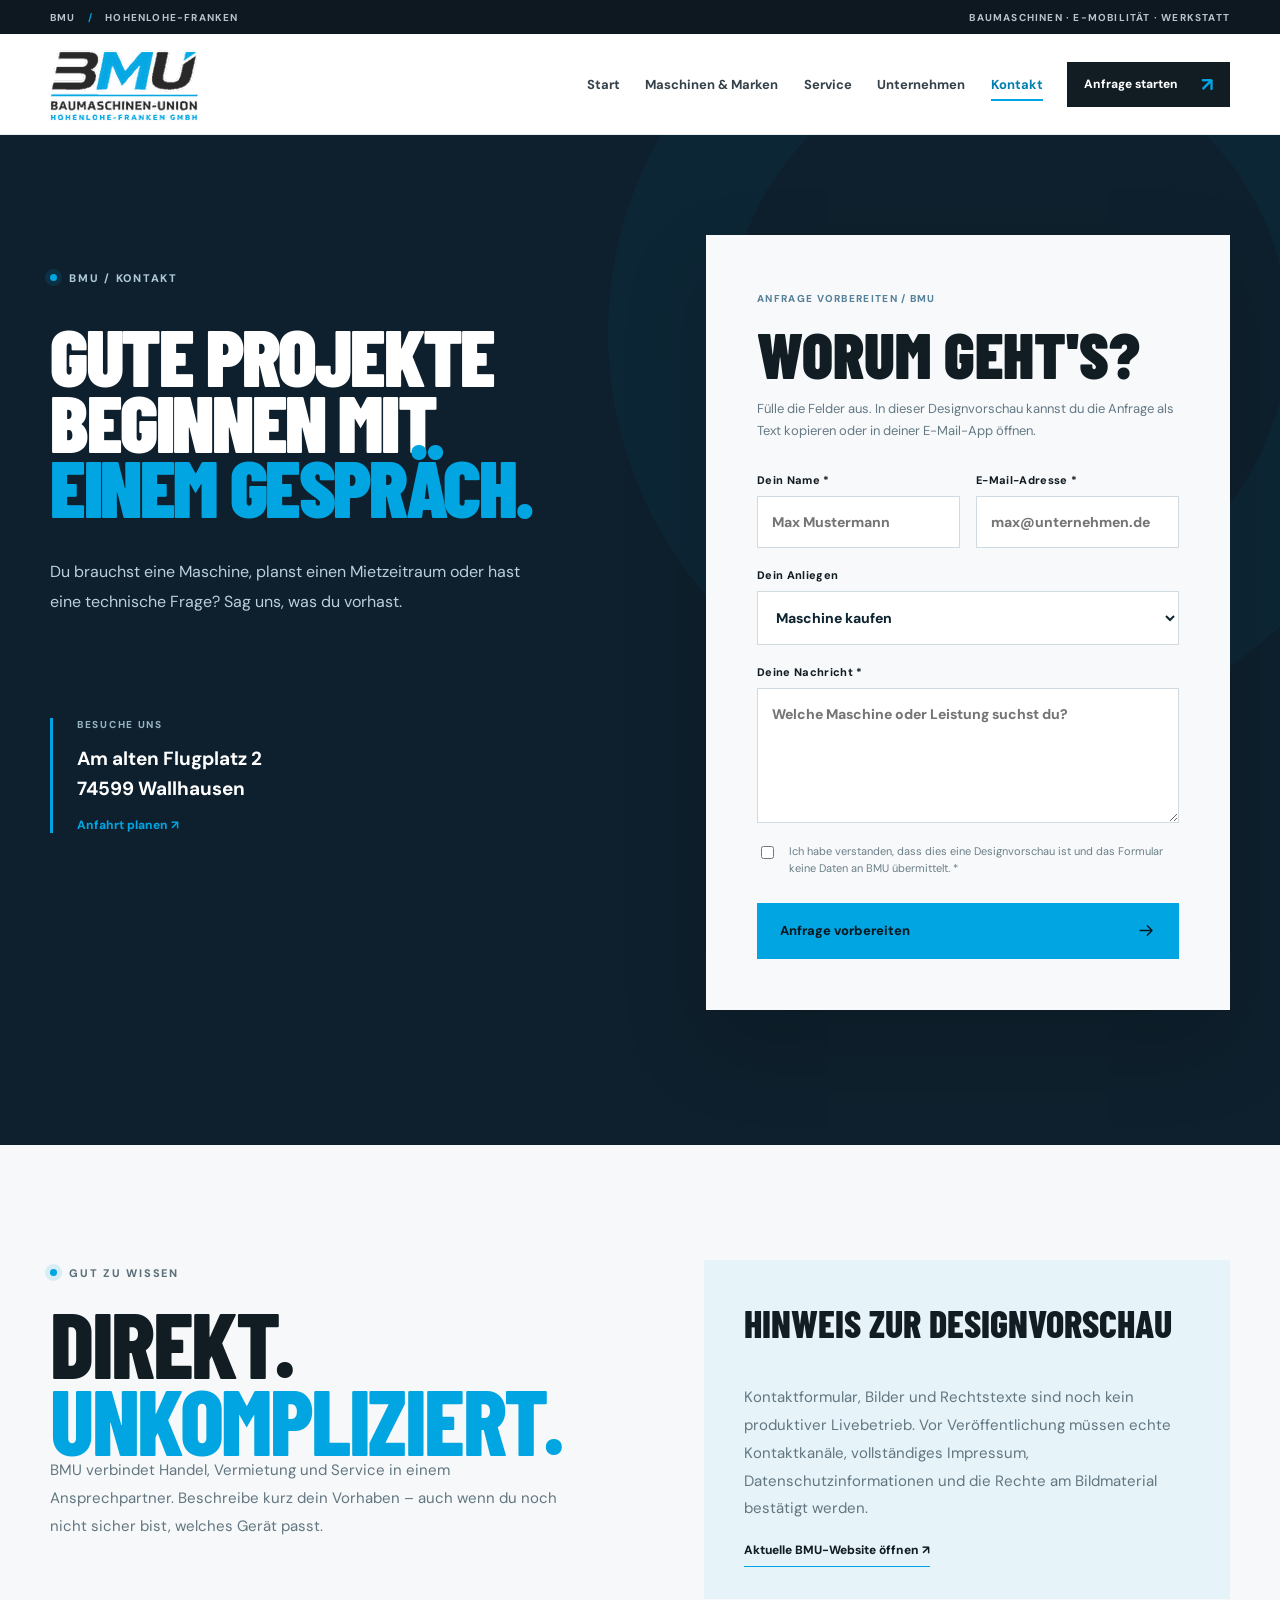
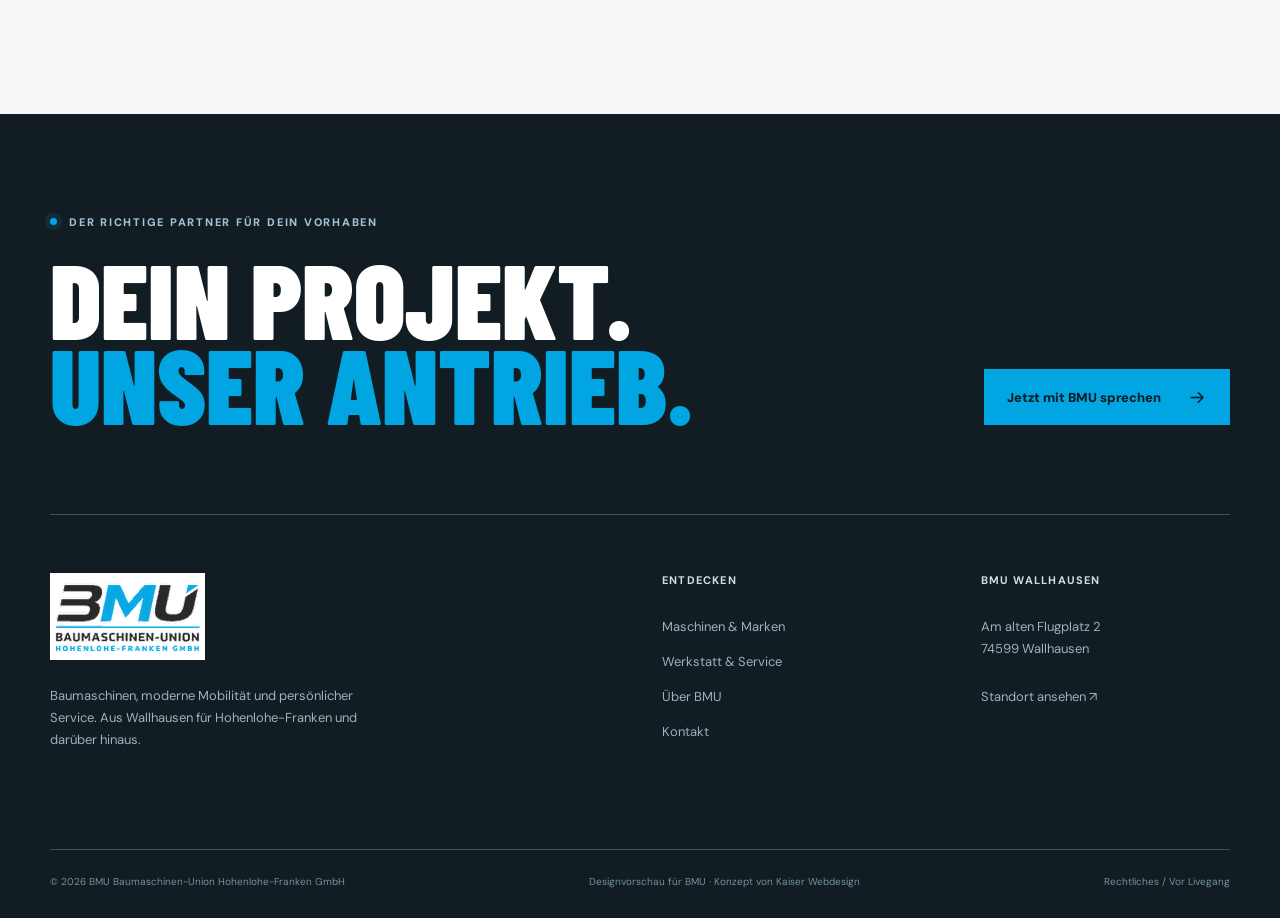
<file: kontakt.html>
<!doctype html><html lang="de"><head><meta charset="utf-8"><meta name="viewport" content="width=device-width,initial-scale=1,viewport-fit=cover"><meta name="theme-color" content="#111b22"><meta name="description" content="Nimm Kontakt mit BMU in Wallhausen auf und frage Maschinen, Mietlösungen oder Werkstattleistungen an."><title>Kontakt &amp; Anfrage | BMU Wallhausen</title><link rel="preconnect" href="https://fonts.googleapis.com"><link rel="preconnect" href="https://fonts.gstatic.com" crossorigin><link rel="stylesheet" href="https://fonts.googleapis.com/css2?family=Barlow+Condensed:wght@500;600;700;800;900&family=DM+Sans:wght@400;500;600;700;800&display=swap"><link rel="stylesheet" href="assets/style.css"></head><body data-page="kontakt"><a href="#main" class="skip-link">Zum Inhalt springen</a><div class="utility"><div class="shell utility-inner"><span>BMU <span class="muted-slash">/</span> Hohenlohe-Franken</span><span>Baumaschinen · E-Mobilität · Werkstatt</span></div></div>
<header class="site-header" id="top"><div class="shell header-inner"><a class="brand" href="index.html" aria-label="BMU – zur Startseite"><img src="assets/bmu-original-screenshot.png" width="142" height="70" alt="BMU Baumaschinen-Union Hohenlohe-Franken GmbH"></a><nav id="site-nav" class="desktop-nav" aria-label="Hauptnavigation"><a href="index.html" class="" >Start</a><a href="maschinen.html" class="" >Maschinen & Marken</a><a href="service.html" class="" >Service</a><a href="unternehmen.html" class="" >Unternehmen</a><a href="kontakt.html" class="is-active" aria-current=page>Kontakt</a></nav><div class="header-actions"><a class="header-contact" href="kontakt.html">Anfrage starten <span aria-hidden="true">↗</span></a><button class="menu-toggle" id="menu-toggle" type="button" aria-controls="mobile-menu" aria-expanded="false" aria-label="Menü öffnen"><span></span><span></span></button></div></div><nav class="mobile-menu" id="mobile-menu" aria-label="Mobile Navigation"><a href="index.html" class="" >Start</a><a href="maschinen.html" class="" >Maschinen & Marken</a><a href="service.html" class="" >Service</a><a href="unternehmen.html" class="" >Unternehmen</a><a href="kontakt.html" class="is-active" aria-current=page>Kontakt</a><a class="mobile-cta" href="kontakt.html">Anfrage stellen <span aria-hidden="true">↗</span></a></nav></header><main id="main">
<section class="contact-hero"><div class="shell contact-hero-grid"><div class="contact-head"><span class="eyebrow"><span class="mini-dot"></span>BMU / Kontakt</span><h1>GUTE PROJEKTE<br>BEGINNEN MIT<br><span>EINEM GESPRÄCH.</span></h1><p>Du brauchst eine Maschine, planst einen Mietzeitraum oder hast eine technische Frage? Sag uns, was du vorhast.</p><div class="contact-data"><span>Besuche uns</span><strong>Am alten Flugplatz 2<br>74599 Wallhausen</strong><a href="https://www.openstreetmap.org/search?query=Am%20alten%20Flugplatz%202%2C%2074599%20Wallhausen" target="_blank" rel="noopener noreferrer">Anfahrt planen ↗</a></div></div><div class="contact-card" id="anfrage"><span class="contact-card-eyebrow">Anfrage vorbereiten / BMU</span><h2>WORUM GEHT'S?</h2><p>Fülle die Felder aus. In dieser Designvorschau kannst du die Anfrage als Text kopieren oder in deiner E-Mail-App öffnen.</p><form id="lead-form" novalidate><div class="form-split"><label>Dein Name *<input type="text" name="name" placeholder="Max Mustermann" required autocomplete="name"></label><label>E-Mail-Adresse *<input type="email" name="email" placeholder="max@unternehmen.de" required autocomplete="email"></label></div><label>Dein Anliegen<select id="lead-topic" name="topic"><option value="Maschinenkauf">Maschine kaufen</option><option value="Maschinenmiete">Maschine mieten</option><option value="Service & Reparatur">Service & Reparatur</option><option value="Marken & Mobilität">Marken & E-Mobilität</option><option value="Allgemeine Anfrage">Sonstige Frage</option></select></label><label>Deine Nachricht *<textarea name="message" rows="5" placeholder="Welche Maschine oder Leistung suchst du?" required></textarea></label><label class="check-label"><input type="checkbox" name="privacy" required><span>Ich habe verstanden, dass dies eine Designvorschau ist und das Formular keine Daten an BMU übermittelt. *</span></label><button class="btn btn-cyan form-submit" type="submit"><span>Anfrage vorbereiten</span><svg class="icon icon-arrow" viewBox="0 0 24 24" aria-hidden="true"><path d="M4 12h15m-6-6 6 6-6 6"/></svg></button><div id="lead-result" class="lead-result" role="status" aria-live="polite" hidden><strong>Deine Anfrage ist vorbereitet.</strong><p>Es wurde noch nichts an BMU versendet. Du kannst den Text kopieren oder eine E-Mail erstellen.</p><div class="lead-result-actions"><button id="copy-lead" class="mini-btn" type="button">Text kopieren</button><a id="open-mail" class="mini-btn" href="mailto:?subject=BMU-Anfrage">E-Mail öffnen</a></div></div></form></div></div></section>
<section class="contact-lower section-space" id="rechtliches"><div class="shell contact-lower-grid"><div><span class="eyebrow"><span class="mini-dot"></span>Gut zu wissen</span><h2 class="display-title">DIREKT.<br><span>UNKOMPLIZIERT.</span></h2><p>BMU verbindet Handel, Vermietung und Service in einem Ansprechpartner. Beschreibe kurz dein Vorhaben – auch wenn du noch nicht sicher bist, welches Gerät passt.</p></div><aside class="legal-preview"><h3>Hinweis zur Designvorschau</h3><p>Kontaktformular, Bilder und Rechtstexte sind noch kein produktiver Livebetrieb. Vor Veröffentlichung müssen echte Kontaktkanäle, vollständiges Impressum, Datenschutzinformationen und die Rechte am Bildmaterial bestätigt werden.</p><a href="https://www.bmu-wallhausen.de/" target="_blank" rel="noopener noreferrer">Aktuelle BMU-Website öffnen ↗</a></aside></div></section></main><footer class="site-footer"><div class="shell"><div class="footer-head"><div><span class="eyebrow"><span class="mini-dot"></span>Der richtige Partner für dein Vorhaben</span><h2>DEIN PROJEKT.<br><span>UNSER ANTRIEB.</span></h2></div><a class="btn btn-cyan " href="kontakt.html"><span>Jetzt mit BMU sprechen</span><svg class="icon icon-arrow" viewBox="0 0 24 24" aria-hidden="true"><path d="M4 12h15m-6-6 6 6-6 6"/></svg></a></div><div class="footer-content"><div class="footer-brand"><div class="footer-logo"><img src="assets/bmu-original-screenshot.png" alt="BMU Baumaschinen-Union Hohenlohe-Franken" width="142" height="70" loading="lazy"></div><p>Baumaschinen, moderne Mobilität und persönlicher Service. Aus Wallhausen für Hohenlohe-Franken und darüber hinaus.</p></div><div><h3>Entdecken</h3><a href="maschinen.html">Maschinen & Marken</a><a href="service.html">Werkstatt & Service</a><a href="unternehmen.html">Über BMU</a><a href="kontakt.html">Kontakt</a></div><div><h3>BMU Wallhausen</h3><p>Am alten Flugplatz 2<br>74599 Wallhausen</p><a target="_blank" rel="noopener noreferrer" href="https://www.openstreetmap.org/search?query=Am%20alten%20Flugplatz%202%2C%2074599%20Wallhausen">Standort ansehen ↗</a></div></div><div class="footer-bottom"><span>© <span id="current-year">2026</span> BMU Baumaschinen-Union Hohenlohe-Franken GmbH</span><span>Designvorschau für BMU · Konzept von Kaiser Webdesign</span><a href="kontakt.html#rechtliches">Rechtliches / Vor Livegang</a></div></div></footer><script src="assets/site.js" defer></script></body></html>
</file>
<file: assets/style.css>
/* BMU / Industrial Precision — bespoke multi-page concept */
:root{--ink:#121c23;--ink-2:#1a2831;--cyan:#00a5e1;--cyan-2:#13b8ec;--pale:#eaf8fc;--paper:#f6f8f9;--line:#dbe3e7;--muted:#64747f;--white:#fff;--display:'Barlow Condensed',Impact,'Arial Narrow',sans-serif;--body:'DM Sans','Segoe UI',Arial,sans-serif;--ease:cubic-bezier(.2,.8,.2,1)}
*,*::before,*::after{box-sizing:border-box}
html{scroll-behavior:smooth;scroll-padding-top:110px}
body{margin:0;background:var(--paper);color:var(--ink);font-family:var(--body);-webkit-font-smoothing:antialiased}
button,input,textarea,select{font:inherit}button{cursor:pointer}
a{color:inherit;text-decoration:none}a:focus-visible,button:focus-visible,input:focus-visible,textarea:focus-visible,select:focus-visible,summary:focus-visible{outline:3px solid var(--cyan);outline-offset:4px}
img{display:block;max-width:100%}h1,h2,h3,h4,p{margin-top:0}::selection{background:var(--cyan);color:white}
.shell{width:min(1420px,calc(100% - 100px));margin-inline:auto}
.skip-link{position:fixed;z-index:200;top:-80px;left:20px;padding:12px 18px;background:var(--cyan);color:white}.skip-link:focus{top:12px}
.utility{background:#0e1820;color:#b7c5ca;font-size:10px;letter-spacing:.12em;text-transform:uppercase;font-weight:700}.utility-inner{min-height:34px;display:flex;justify-content:space-between;align-items:center;gap:20px}.muted-slash{color:var(--cyan);padding-inline:9px}
.site-header{position:sticky;top:0;z-index:70;background:rgba(255,255,255,.97);backdrop-filter:blur(20px);border-bottom:1px solid #e8edf0}.header-inner{height:100px;display:flex;align-items:center;gap:24px;justify-content:space-between}
.brand{display:block;flex-shrink:0;width:150px}.brand img{width:150px;height:73px;object-fit:contain;object-position:left center}.desktop-nav{display:flex;align-items:center;gap:clamp(13px,2vw,34px);margin-left:auto}.desktop-nav>a{font-size:13px;font-weight:700;color:#34414a;position:relative;padding:18px 0;white-space:nowrap;transition:color .2s}.desktop-nav>a::after{content:'';position:absolute;left:0;right:100%;bottom:10px;height:2px;background:var(--cyan);transition:right .22s var(--ease)}.desktop-nav>a:hover,.desktop-nav>a.is-active{color:#007eaf}.desktop-nav>a:hover::after,.desktop-nav>a.is-active::after{right:0}.header-actions{display:flex;align-items:center;gap:15px}.header-contact{display:flex;align-items:center;gap:23px;min-height:45px;background:var(--ink);padding:0 17px;color:white;font-size:12px;font-weight:800;white-space:nowrap;transition:background .2s}.header-contact span{font-size:19px;color:var(--cyan)}.header-contact:hover{background:#254a5a}.menu-toggle{display:none;background:none;border:0;width:45px;height:45px;padding:8px;align-items:center;justify-content:center;flex-direction:column;gap:7px}.menu-toggle span{width:26px;height:2px;background:var(--ink);transition:transform .2s}.menu-toggle[aria-expanded=true] span:first-child{transform:translateY(4.5px) rotate(45deg)}.menu-toggle[aria-expanded=true] span:last-child{transform:translateY(-4.5px) rotate(-45deg)}.mobile-menu{display:none}
.eyebrow{display:inline-flex;gap:12px;align-items:center;font-size:11px;font-weight:800;letter-spacing:.16em;text-transform:uppercase;color:#5b707b}.mini-dot{display:inline-block;width:7px;height:7px;border-radius:50%;background:var(--cyan);box-shadow:0 0 0 5px rgba(0,165,225,.12);flex-shrink:0}.eyebrow-light{color:#a6c3d3}
.display-title{font:800 clamp(65px,7.2vw,118px)/.83 var(--display);letter-spacing:-.027em;text-transform:uppercase;margin:23px 0 0}.display-title span{color:var(--cyan)}.section-space{padding:clamp(85px,9vw,145px) 0}
.btn{display:inline-flex;align-items:center;gap:27px;justify-content:space-between;min-height:56px;padding:0 23px;border:0;font-weight:800;font-size:13px;transition:transform .25s var(--ease),background .2s,color .2s;white-space:nowrap}.btn:hover{transform:translateY(-3px)}.btn .icon{width:19px;height:19px;stroke:currentColor;fill:none;stroke-width:1.8;stroke-linecap:round;stroke-linejoin:round}.btn-cyan{background:var(--cyan);color:#071921}.btn-cyan:hover{background:#54d2f6}.btn-dark{background:var(--ink);color:#fff}.btn-dark:hover{background:#314857}.btn-white{background:#fff;color:var(--ink)}.btn-white:hover{background:#dff7ff}.btn-text-light{background:none;color:#eaf4f6;min-height:47px;padding-inline:0;box-shadow:inset 0 -1px rgba(255,255,255,.6)}.btn-outline{background:transparent;color:var(--ink);border:1px solid #97b5c0}
.plain-link{font-size:13px;font-weight:800;display:inline-flex;gap:24px;align-items:center;border-bottom:2px solid var(--cyan);padding-bottom:11px}
/* Hero */
.home-hero{height:min(820px,calc(100svh - 134px));min-height:665px;background:#13232d;color:white;position:relative;overflow:hidden;isolation:isolate}.hero-photo{position:absolute;inset:0 0 0 37%;background:#51656f var(--hero-img) 55% 48%/cover no-repeat;z-index:-3}.hero-sheen{position:absolute;inset:0;background:linear-gradient(90deg,#111c24 0%,#111c24 30%,rgba(17,28,36,.95) 41%,rgba(17,28,36,.4) 65%,rgba(17,28,36,.07) 100%),linear-gradient(0deg,rgba(7,16,22,.74),transparent 25%);z-index:-2}.home-hero::before{position:absolute;z-index:-1;content:'';width:240px;height:240px;border:1px solid rgba(0,165,225,.23);border-radius:50%;right:3%;top:7%;pointer-events:none}.home-hero-content{height:100%;position:relative;display:flex;align-items:center;justify-content:space-between;padding-bottom:35px}.hero-copy{max-width:780px;padding-bottom:25px}.hero-copy .eyebrow{color:#c1d6df}.hero-copy h1{font:900 clamp(100px,9.9vw,177px)/.77 var(--display);letter-spacing:-.017em;text-transform:uppercase;margin:36px 0 32px}.hero-copy h1 em{font-style:normal;color:var(--cyan)}.hero-copy p{font-size:16px;line-height:1.8;max-width:490px;color:#c0d1d9;margin-bottom:28px}.hero-actions{display:flex;align-items:center;gap:28px}.hero-corner{position:absolute;right:0;bottom:118px;display:flex;align-items:end;gap:17px;flex-direction:column;text-align:right}.hero-corner span{font-size:10px;letter-spacing:.14em;color:#e4ebef;font-weight:800}.hero-corner strong{font:800 29px/.9 var(--display)}.hero-bottombar{position:absolute;bottom:0;left:0;right:0;height:70px;border-top:1px solid rgba(255,255,255,.25);background:rgba(12,24,32,.38)}.hero-bottom-inner{display:flex;justify-content:space-between;align-items:center;height:100%;font-size:11px;font-weight:800;letter-spacing:.06em;text-transform:uppercase}.hero-bottom-inner b{color:var(--cyan);padding-inline:9px}.hero-bottom-inner a{display:inline-flex;align-items:center;gap:18px}.scroll-line{display:inline-block;height:1px;width:54px;background:var(--cyan)}
/* Home editorial */
.intro-section{background:var(--paper)}.intro-grid{display:grid;grid-template-columns:1.35fr .65fr;gap:10vw;align-items:end}.intro-right{padding-bottom:9px}.intro-blue-mark{display:flex;justify-content:space-between;align-items:end;border-top:4px solid var(--cyan);padding-top:17px;color:#56717d;font-size:12px;font-weight:800;letter-spacing:.13em;margin-bottom:50px}.intro-blue-mark span:first-child{font:900 70px/.75 var(--display);letter-spacing:-.04em;color:var(--cyan)}.intro-right>p{font-size:17px;line-height:1.9;color:#546873;margin-bottom:32px}
.portfolio-section{background:#eaf0f2}.section-heading{display:flex;align-items:end;justify-content:space-between;gap:80px;margin-bottom:52px}.section-heading>div{flex:1}.section-heading>p{max-width:300px;font-size:15px;color:#63727b;line-height:1.85;margin-bottom:8px}.portfolio-layout{display:grid;grid-template-columns:1.04fr .96fr;gap:16px;height:670px}.portfolio-main,.portfolio-small{position:relative;isolation:isolate;overflow:hidden;background:#4e656e;color:white;display:flex;flex-direction:column;justify-content:space-between;padding:34px}.portfolio-main::before,.portfolio-small::before{content:'';position:absolute;inset:0;z-index:-2;background-image:var(--card-photo);background-size:cover;background-position:center;transition:transform .8s var(--ease)}.portfolio-main::after,.portfolio-small::after{content:'';position:absolute;inset:0;z-index:-1;background:linear-gradient(0deg,rgba(7,14,20,.93),rgba(7,14,20,.22) 65%,rgba(7,14,20,.26))}.portfolio-main:hover::before,.portfolio-small:hover::before{transform:scale(1.065)}.portfolio-top{display:flex;align-items:center;justify-content:space-between;font-size:11px;text-transform:uppercase;letter-spacing:.12em;font-weight:800}.cross-mark{color:var(--cyan);font-size:23px}.portfolio-body{position:relative;padding-top:55px}.portfolio-main .portfolio-body h3{font:900 clamp(85px,9vw,145px)/.79 var(--display);margin:14px 0 0;letter-spacing:-.02em}.tiny-overline{font-size:11px;letter-spacing:.1em;text-transform:uppercase;font-weight:800;color:#bfe4f4}.circle-link{position:absolute;right:0;bottom:3px;display:grid;place-items:center;background:var(--cyan);width:52px;height:52px;color:#111d24;border-radius:50%;transition:transform .22s}.portfolio-main:hover .circle-link,.portfolio-small:hover .circle-link{transform:rotate(-40deg)}.portfolio-stack{display:grid;grid-template-rows:1fr 1fr;gap:16px}.portfolio-small{padding:25px}.portfolio-small .portfolio-body h3{font:900 clamp(57px,6.1vw,89px)/.8 var(--display);margin:0}.portfolio-small .circle-link{width:42px;height:42px}.portfolio-rental::before{background-position:center 35%}.portfolio-service::before{background-position:center 32%}
.brands-section{background:#0f202b;padding:82px 0 85px;color:white}.brand-intro{display:flex;justify-content:space-between;align-items:end;gap:60px}.brand-intro h2{font:900 clamp(55px,6.5vw,96px)/.83 var(--display);margin:16px 0 43px;text-align:right}.brand-intro h2 span{color:var(--cyan)}.brand-grid{display:grid;grid-template-columns:repeat(5,1fr);gap:0;border-top:1px solid rgba(255,255,255,.25);border-bottom:1px solid rgba(255,255,255,.25)}.brand-grid span{display:grid;place-items:center;min-height:135px;font:800 clamp(25px,2.65vw,43px)/1 var(--display);letter-spacing:.035em;border-right:1px solid rgba(255,255,255,.18);color:#e6eff4}.brand-grid span:last-child{border:0}.brand-grid span:nth-child(2){font-style:italic}.brand-note{font-size:11px;color:#9ab2bf;margin:23px 0 0}
.home-story{background:var(--paper)}.story-grid{display:grid;grid-template-columns:.97fr 1.03fr;gap:7vw;align-items:center}.story-image{height:640px;position:relative;overflow:hidden;background:#788b91}.story-image img{width:100%;height:100%;object-fit:cover}.photo-credit{position:absolute;bottom:23px;left:23px;background:rgba(17,27,33,.82);padding:11px 15px;font-size:9px;color:white;font-weight:800;letter-spacing:.12em}.story-copy>p{font-size:16px;line-height:1.9;color:#526873;max-width:520px;margin:35px 0 33px}.story-facts{display:grid;grid-template-columns:repeat(3,1fr);border-top:1px solid #cbd8de;margin:0 0 35px;padding:22px 0 0;gap:15px}.story-facts>div{display:flex;flex-direction:column;gap:13px}.story-facts strong{font:800 44px/.8 var(--display);color:var(--cyan)}.story-facts span{font-size:12px;font-weight:800;line-height:1.5}
.bottom-callout{background:var(--cyan);padding:70px 0}.bottom-callout-inner{display:grid;grid-template-columns:.65fr 1.8fr auto;align-items:center;gap:25px}.bottom-callout-inner>span{font-size:11px;font-weight:800;letter-spacing:.13em}.bottom-callout h2{font:900 clamp(47px,5.3vw,82px)/.89 var(--display);margin:0}.bottom-callout strong{color:white;font-weight:900}
/* shared subpages */
.subhero{background:#e7f6fc;overflow:hidden}.subhero-grid{display:grid;grid-template-columns:.95fr 1.05fr;min-height:620px;align-items:center}.subhero-copy{position:relative;z-index:2;padding:95px 3vw 95px 0}.subhero h1{font:900 clamp(92px,8.8vw,156px)/.8 var(--display);margin:29px 0 31px;letter-spacing:-.016em}.subhero h1 em{font-style:normal;color:var(--cyan)}.subhero p{font-size:16px;color:#526a79;line-height:1.85;max-width:490px;margin-bottom:30px}.subhero-visual{height:100%;min-height:620px;position:relative;background:#879ca3}.subhero-visual::after{content:'';inset:0;position:absolute;background:linear-gradient(0deg,rgba(14,28,37,.66),transparent 45%)}.subhero-visual img{height:100%;width:100%;object-fit:cover;object-position:center}.visual-mark{position:absolute;bottom:40px;right:45px;z-index:2;text-align:right;font:900 clamp(27px,2.5vw,44px)/.9 var(--display);color:white}.product-section{background:var(--paper)}.machine-filters{display:flex;gap:8px;flex-wrap:wrap;margin:40px 0 26px}.filter-pill{min-height:43px;padding:0 18px;background:white;border:1px solid #cfdde4;color:#465d69;font-size:12px;font-weight:800;transition:background .2s,color .2s}.filter-pill:hover{border-color:var(--cyan)}.filter-pill.is-selected{color:white;background:var(--ink);border-color:var(--ink)}.filter-pill span{color:var(--cyan);padding-left:9px}.machine-grid{display:grid;grid-template-columns:repeat(3,minmax(0,1fr));gap:18px}.machine-card{background:#fff;border:1px solid #e0e9ed;min-width:0;display:flex;flex-direction:column;overflow:hidden}.machine-card[hidden]{display:none}.machine-photo{height:275px;background:linear-gradient(145deg,#6b838d,#d8e6ed);position:relative;overflow:hidden}.machine-photo img{width:100%;height:100%;object-fit:cover;transition:transform .6s var(--ease)}.machine-card:hover img{transform:scale(1.065)}.machine-category{position:absolute;top:17px;left:17px;background:var(--cyan);color:#071921;padding:8px 11px;text-transform:uppercase;font-size:9px;font-weight:800;letter-spacing:.08em}.machine-card-body{display:flex;flex-direction:column;flex:1;padding:28px}.machine-card h3{font:800 clamp(34px,3.3vw,48px)/.91 var(--display);text-transform:uppercase;margin:0 0 18px}.machine-card p{color:#6a7b83;font-size:13px;line-height:1.75;margin:0 0 27px;flex:1}.machine-ask{font-weight:800;font-size:12px;display:flex;align-items:center;justify-content:space-between;border-top:1px solid #e1e9eb;padding-top:17px}.machine-ask .icon{width:19px;fill:none;stroke:var(--cyan);stroke-width:2}.image-disclaimer{font-size:11px;color:#73838d;margin-top:23px}.machine-brands{background:#e3f2f7}.brand-editorial{display:grid;grid-template-columns:repeat(5,1fr);background:white;border:1px solid #d2e4eb}.brand-editorial>div{padding:30px 16px;min-height:150px;display:flex;flex-direction:column;justify-content:space-between;border-right:1px solid #d2e4eb}.brand-editorial>div:last-child{border:0}.brand-editorial strong{font:900 clamp(25px,2.7vw,39px)/1 var(--display)}.brand-editorial small{font-size:11px;color:#71838e}.machine-quote{background:var(--ink);color:white;padding:88px 0}.quote-inner{display:flex;align-items:center;justify-content:space-between;gap:70px}.machine-quote .eyebrow{color:#b3c7d3}.machine-quote h2{font:900 clamp(66px,7.6vw,115px)/.8 var(--display);margin:24px 0}.machine-quote p{color:#b4cad3;font-size:16px;line-height:1.7}
/* service */
.service-hero{min-height:640px;position:relative;isolation:isolate;overflow:hidden;background:#172833;color:white}.service-hero-image{position:absolute;inset:0;z-index:-1;background-size:cover;background-position:center 45%;filter:saturate(.75)}.service-hero-inner{padding:125px 0 100px}.service-hero .eyebrow{color:#b6cbd4}.service-hero h1{font:900 clamp(110px,10vw,182px)/.79 var(--display);letter-spacing:-.02em;margin:30px 0}.service-hero h1 span{color:var(--cyan)}.service-hero p{color:#d0dfe5;max-width:500px;font-size:16px;line-height:1.8;margin:0 0 29px}.service-vertical{position:absolute;right:25px;top:50%;writing-mode:vertical-rl;letter-spacing:.15em;font-size:10px;font-weight:800;color:#e0f6ff}.service-white{background:var(--paper)}.service-intro-grid{display:grid;grid-template-columns:1.25fr .75fr;gap:10vw;align-items:end;margin-bottom:65px}.service-intro-grid>div:last-child>p{font-size:17px;line-height:1.95;color:#526975}.fineprint{font-size:12px!important;color:#81929b!important}.service-area-list{border-top:1px solid #cedde3}.service-area-list article{display:grid;grid-template-columns:85px 1.2fr .8fr;gap:35px;align-items:center;padding:42px 10px;border-bottom:1px solid #cedde3}.service-n{font:900 40px var(--display);color:var(--cyan)}.service-area-list h3{font:800 clamp(39px,4vw,63px)/.9 var(--display);margin:0;text-transform:uppercase}.service-area-list p{font-size:14px;color:#617680;line-height:1.8;margin:0}.service-process{background:#d7edf5;padding:110px 0}.process-grid{display:grid;grid-template-columns:1fr 1fr;gap:9vw;align-items:start}.process-intro p{max-width:470px;color:#637882;line-height:1.9;font-size:15px;margin:35px 0}.process-intro img{height:285px;width:100%;object-fit:cover}.process-list{border-top:3px solid var(--cyan)}.process-list>div{padding:36px 0;border-bottom:1px solid #b6d0dc}.process-list span{color:#1483b0;font-weight:800;font-size:10px;text-transform:uppercase;letter-spacing:.13em}.process-list h3{font:800 38px/.95 var(--display);text-transform:uppercase;margin:17px 0 12px}.process-list p{font-size:14px;line-height:1.85;color:#617581;max-width:480px}.faq-section{background:var(--paper)}.faq-grid{display:grid;grid-template-columns:.8fr 1.2fr;gap:10vw}.faq-list details{border-bottom:1px solid #cbd7df}.faq-list details:first-child{border-top:1px solid #cbd7df}.faq-list summary{list-style:none;display:flex;align-items:center;justify-content:space-between;gap:20px;padding:27px 0;cursor:pointer;font-weight:800;font-size:16px}.faq-list summary::-webkit-details-marker{display:none}.faq-list summary>span{font-size:30px;font-weight:400;color:var(--cyan);transition:transform .2s}.faq-list details[open] summary>span{transform:rotate(45deg)}.faq-list details p{font-size:14px;line-height:1.85;color:#5b707c;padding-bottom:24px;max-width:630px}
/* about */
.about-hero{min-height:670px;background:#11212b;color:white;display:flex;align-items:center;position:relative;overflow:hidden}.about-hero:before{content:'';width:700px;height:700px;border:150px solid rgba(0,165,225,.06);border-radius:50%;position:absolute;right:-340px;top:-250px}.about-hero-content{padding:120px 0;position:relative;z-index:1}.about-hero .eyebrow{color:#a9c9d8}.about-big{display:flex;justify-content:space-between;align-items:end;gap:75px}.about-big h1{font:900 clamp(108px,11.2vw,195px)/.78 var(--display);margin:30px 0 0;letter-spacing:-.018em}.about-big h1 em{font-style:normal;color:var(--cyan)}.about-hero-note{text-align:left;margin-bottom:7px}.big-blue{font:900 120px/.8 var(--display);color:var(--cyan)}.about-hero-note p{font-size:12px;line-height:1.9;letter-spacing:.08em;text-transform:uppercase;font-weight:800;color:#bccdd7;margin:27px 0 0}.about-feature{display:grid;grid-template-columns:1fr 1fr;background:#d6eff7}.about-feature-photo{min-height:775px;overflow:hidden}.about-feature-photo img{height:100%;width:100%;object-fit:cover}.about-feature-copy{padding:clamp(65px,7vw,120px) clamp(35px,6vw,105px);display:flex;flex-direction:column;justify-content:center}.about-feature-copy h2{font:900 clamp(59px,6vw,106px)/.84 var(--display);margin:35px 0}.about-feature-copy h2 span{color:var(--cyan)}.about-feature-copy p{max-width:510px;color:#546e7b;font-size:15px;line-height:1.85}.about-values{background:var(--paper)}.values-panel{border-top:1px solid #d2dfe4}.value-row{display:grid;grid-template-columns:80px 1.3fr .7fr;gap:25px;align-items:start;padding:37px 0;border-bottom:1px solid #d2dfe4}.value-row>span{font:800 37px/1 var(--display);color:var(--cyan)}.value-row h3{font:800 clamp(40px,4.2vw,66px)/.91 var(--display);margin:0}.value-row p{font-size:14px;color:#61737c;line-height:1.8;margin:0}.location-section{background:#dbeef4}.location-grid{display:grid;grid-template-columns:1fr 1fr;min-height:550px}.location-grid>div:first-child{padding:100px 7vw 100px 0}.location-grid h2{font:900 clamp(83px,8vw,136px)/.81 var(--display);margin:25px 0}.location-grid p{font-size:15px;color:#627987;line-height:1.8;margin-bottom:30px}.location-visual{position:relative;overflow:hidden;background:#109ed0;display:grid;place-items:center}.location-visual:before{content:'';position:absolute;width:710px;height:710px;border:1px solid #fff8;transform:rotate(-18deg);left:-210px;top:-240px}.location-box{position:relative;background:#0e2938;color:white;min-width:74%;min-height:330px;padding:33px;display:flex;flex-direction:column;justify-content:space-between;transform:rotate(-5deg);box-shadow:20px 23px 0 #fff3}.location-box span,.location-box small{font-size:11px;letter-spacing:.16em;font-weight:800}.location-box strong{font:900 clamp(45px,5vw,80px)/1 var(--display)}.location-cross{position:absolute;font-size:90px;color:var(--cyan);right:20px;bottom:70px;opacity:.45}
/* contact */
.contact-hero{background:#0e202d;color:white;padding:100px 0 135px;position:relative;overflow:hidden}.contact-hero:before{content:'';position:absolute;right:-10%;top:-20%;height:800px;width:800px;border:120px solid rgba(0,165,225,.045);border-radius:50%}.contact-hero-grid{display:grid;grid-template-columns:1.05fr .95fr;gap:6vw;position:relative;align-items:start}.contact-head{padding-top:30px}.contact-head .eyebrow{color:#adc9d9}.contact-head h1{font:900 clamp(88px,8.3vw,144px)/.82 var(--display);margin:37px 0}.contact-head h1 span{color:var(--cyan)}.contact-head>p{max-width:500px;font-size:16px;line-height:1.9;color:#bad0dc}.contact-data{margin-top:100px;border-left:3px solid var(--cyan);padding-left:24px;display:flex;flex-direction:column;gap:13px}.contact-data>span{font-size:10px;text-transform:uppercase;letter-spacing:.17em;color:#96b3c4;font-weight:800}.contact-data strong{font-size:19px;line-height:1.6}.contact-data a{font-weight:800;color:var(--cyan);font-size:12px}.contact-card{background:#f7f9fa;padding:clamp(29px,4vw,62px);color:var(--ink);box-shadow:0 35px 80px rgba(0,0,0,.15)}.contact-card-eyebrow{font-weight:800;text-transform:uppercase;font-size:10px;color:#578198;letter-spacing:.13em}.contact-card h2{font:900 clamp(55px,5vw,85px)/.88 var(--display);margin:19px 0 15px}.contact-card>p{font-size:13px;line-height:1.7;color:#657985;margin-bottom:31px}.contact-card label:not(.check-label){font-size:11px;letter-spacing:.03em;font-weight:800;display:block;margin-bottom:20px}.contact-card input:not([type=checkbox]),.contact-card textarea,.contact-card select{display:block;width:100%;background:white;border:1px solid #cfdae1;border-radius:0;color:#0e2431;padding:16px 14px;margin-top:9px;font-size:14px;outline:none;transition:border .2s}.contact-card input:focus,.contact-card textarea:focus,.contact-card select:focus{border-color:var(--cyan)}.contact-card textarea{resize:vertical;min-height:135px}.form-split{display:grid;grid-template-columns:1fr 1fr;gap:16px}.check-label{display:flex;gap:12px;align-items:start;margin:5px 0 25px;font-size:11px;line-height:1.6;color:#6b7e88}.check-label input{margin-top:3px;accent-color:var(--cyan)}.form-submit{width:100%;justify-content:space-between}.lead-result{margin-top:22px;background:#d7f0f9;border-left:3px solid var(--cyan);padding:20px}.lead-result strong{font-size:14px}.lead-result p{font-size:12px;line-height:1.7;color:#4a6979}.lead-result-actions{display:flex;gap:9px;flex-wrap:wrap}.mini-btn{background:#fff;border:1px solid #aacbd9;padding:11px 12px;color:#163f50;font-weight:800;font-size:11px}.contact-lower{background:var(--paper)}.contact-lower-grid{display:grid;grid-template-columns:1fr 1fr;gap:10vw}.contact-lower p{font-size:15px;line-height:1.85;color:#627681}.legal-preview{padding:40px;background:#e6f3f8}.legal-preview h3{font:800 38px var(--display);text-transform:uppercase}.legal-preview a{font-size:12px;font-weight:800;border-bottom:1px solid var(--cyan);padding-bottom:8px}
/* footer */
.site-footer{background:#111c23;color:white;padding:95px 0 30px}.footer-head{display:flex;align-items:end;justify-content:space-between;gap:60px;padding-bottom:89px}.footer-head .eyebrow{color:#a2c3d1}.footer-head h2{font:900 clamp(82px,8.3vw,140px)/.8 var(--display);margin:25px 0 0}.footer-head h2 span{color:var(--cyan)}.footer-content{display:grid;grid-template-columns:1.65fr .65fr .85fr;gap:10vw;border-top:1px solid #40515e;padding:58px 0 85px}.footer-logo{width:155px;padding:8px 5px;background:white;margin-bottom:25px}.footer-logo img{width:145px;height:71px;object-fit:contain}.footer-brand p{max-width:350px;font-size:13px;color:#8eabb8;line-height:1.9}.footer-content>div:not(:first-child){display:flex;flex-direction:column;align-items:start;gap:13px}.footer-content h3{font-size:11px;letter-spacing:.11em;text-transform:uppercase;color:#d0dfe6;margin-bottom:16px}.footer-content a,.footer-content p{font-size:13px;line-height:1.7;color:#9bb2bf}.footer-content a:hover{color:var(--cyan)}.footer-bottom{border-top:1px solid #40515e;padding-top:25px;display:flex;flex-wrap:wrap;gap:12px 30px;justify-content:space-between;font-size:10px;color:#77919f}.footer-bottom a:hover{color:white}
@media(max-width:1250px){.shell{width:min(1420px,calc(100% - 64px))}.desktop-nav{gap:15px}.desktop-nav>a{font-size:12px}.header-contact{font-size:11px}.hero-copy h1{font-size:clamp(95px,10vw,145px)}.hero-corner{right:3%}.machine-card h3{font-size:38px}.portfolio-main .portfolio-body h3{font-size:100px}}
@media(max-width:1050px){.desktop-nav,.header-contact{display:none}.menu-toggle{display:flex}.mobile-menu{position:absolute;top:100px;left:0;right:0;background:white;padding:15px max(32px,5vw) 35px;box-shadow:0 25px 40px #10263222;flex-direction:column;gap:0;max-height:calc(100dvh - 110px);overflow:auto}.mobile-menu.is-open{display:flex}.mobile-menu a{padding:17px 0;font-weight:800;font-size:15px;border-bottom:1px solid #e4ebef}.mobile-menu .is-active{color:var(--cyan)}.mobile-menu a.mobile-cta{background:var(--cyan);padding:19px;display:flex;justify-content:space-between;margin-top:20px;border:0}.hero-corner{display:none}.intro-grid,.story-grid,.service-intro-grid,.faq-grid,.process-grid{gap:50px}.machine-grid{grid-template-columns:repeat(2,1fr)}.brand-editorial{grid-template-columns:repeat(3,1fr)}.brand-editorial>div:nth-child(3){border-right:0}.brand-editorial>div:nth-child(-n+3){border-bottom:1px solid #d2e4eb}.about-big{gap:30px}.about-hero-note{display:none}.bottom-callout-inner{grid-template-columns:1fr 2fr}.bottom-callout-inner .btn{grid-column:2;justify-self:start}.footer-content{gap:55px}}
@media(max-width:800px){.shell{width:calc(100% - 38px)}.utility{display:none}.header-inner{height:78px}.site-header .brand,.brand img{width:130px}.brand img{height:65px}.mobile-menu{top:78px}.home-hero{min-height:680px;height:calc(100svh - 78px);max-height:820px}.hero-photo{inset:0;background-position:65% center}.hero-sheen{background:linear-gradient(90deg,#101d28ed,#101d28a8 62%,#101d2847),linear-gradient(0deg,#111e28,transparent 55%)}.home-hero-content{align-items:end;padding-bottom:104px}.hero-copy h1{font-size:clamp(88px,13.7vw,127px);margin:26px 0}.hero-copy{padding:0}.hero-copy p{font-size:14px;line-height:1.8}.hero-bottombar{height:59px}.hero-bottom-inner{font-size:9px}.section-space{padding:78px 0}.display-title{font-size:clamp(68px,11vw,104px)}.intro-grid,.story-grid,.service-intro-grid,.faq-grid,.process-grid,.contact-lower-grid{grid-template-columns:1fr}.intro-right{max-width:600px}.intro-blue-mark{margin-bottom:25px}.section-heading{display:block;margin-bottom:34px}.section-heading>p{margin-top:27px}.portfolio-layout{grid-template-columns:1fr;height:auto}.portfolio-main{min-height:520px}.portfolio-stack{grid-template-columns:1fr 1fr;grid-template-rows:none}.portfolio-small{min-height:350px}.portfolio-small .portfolio-body h3{font-size:clamp(42px,6vw,73px)}.brand-intro{display:block}.brand-intro h2{text-align:left;font-size:clamp(62px,8vw,100px)}.brand-grid{grid-template-columns:repeat(3,1fr)}.brand-grid span{min-height:110px}.brand-grid span:nth-child(3){border-right:0}.brand-grid span:nth-child(-n+3){border-bottom:1px solid #ffffff30}.story-image{height:460px}.bottom-callout-inner{display:flex;flex-direction:column;align-items:start}.subhero-grid{grid-template-columns:1fr}.subhero-copy{padding:72px 0}.subhero h1{font-size:clamp(92px,13.6vw,132px)}.subhero-visual{height:370px;min-height:0;margin:0 -19px}.machine-quote .quote-inner{align-items:start;flex-direction:column;gap:10px}.service-hero{min-height:570px}.service-hero-inner{padding:90px 0}.service-hero h1{font-size:clamp(95px,12vw,145px)}.service-area-list article{grid-template-columns:60px 1fr;gap:13px}.service-area-list p{grid-column:2}.service-process{padding:70px 0}.process-intro img{max-width:600px}.about-big h1{font-size:clamp(93px,13vw,150px)}.about-hero{min-height:550px}.about-hero-content{padding:80px 0}.about-feature{grid-template-columns:1fr}.about-feature-photo{min-height:420px;height:65vw}.value-row{grid-template-columns:50px 1fr}.value-row p{grid-column:2}.location-grid{grid-template-columns:1fr}.location-grid>div:first-child{padding:80px 0}.location-visual{min-height:420px;margin:0 -19px}.contact-hero{padding:70px 0}.contact-hero-grid{grid-template-columns:1fr;gap:70px}.contact-head h1{font-size:clamp(91px,12vw,155px)}.contact-data{margin-top:35px}.contact-card{max-width:700px}.footer-head,.footer-content{gap:45px}.footer-content{grid-template-columns:1.2fr 1fr}.footer-content>div:last-child{grid-column:1/-1}.footer-head h2{font-size:clamp(72px,10vw,110px)}}
@media(max-width:530px){.home-hero{min-height:610px}.home-hero-content{padding-bottom:81px}.hero-copy h1{font-size:clamp(74px,17.2vw,93px)}.hero-copy .eyebrow{font-size:9px}.hero-actions{align-items:stretch;gap:17px;flex-direction:column}.hero-actions .btn{width:100%}.hero-actions .btn-text-light{padding:4px 0;min-height:39px;justify-content:center}.hero-bottom-inner>a{display:none}.display-title{font-size:clamp(57px,13vw,78px)}.portfolio-main{min-height:440px;padding:22px}.portfolio-main .portfolio-body h3{font-size:clamp(72px,18vw,103px)}.portfolio-stack{grid-template-columns:1fr}.portfolio-small{min-height:310px}.portfolio-small .portfolio-body h3{font-size:75px}.brand-intro h2{font-size:63px}.brand-grid{grid-template-columns:repeat(2,1fr)}.brand-grid span:nth-child(3){border-right:1px solid #ffffff30}.brand-grid span:nth-child(2n){border-right:0}.brand-grid span:nth-child(-n+4){border-bottom:1px solid #ffffff30}.story-facts span{font-size:10px}.story-facts strong{font-size:37px}.story-image{height:365px}.bottom-callout h2{font-size:clamp(57px,12vw,78px)}.machine-grid{grid-template-columns:1fr}.machine-photo{height:250px}.machine-card h3{font-size:43px}.brand-editorial{grid-template-columns:repeat(2,1fr)}.brand-editorial>div:nth-child(3){border-right:1px solid #d2e4eb}.brand-editorial>div:nth-child(2n){border-right:0}.brand-editorial>div:nth-child(-n+4){border-bottom:1px solid #d2e4eb}.subhero h1{font-size:clamp(79px,16.5vw,104px)}.service-hero h1{font-size:clamp(87px,17vw,115px)}.service-vertical{display:none}.about-big h1{font-size:clamp(76px,17vw,108px)}.about-feature-copy{padding:70px 24px}.about-feature-copy h2{font-size:clamp(64px,13vw,90px)}.location-grid h2{font-size:clamp(76px,17vw,118px)}.location-box{min-width:85%;padding:25px}.location-box strong{font-size:53px}.contact-head h1{font-size:clamp(72px,14vw,112px)}.form-split{grid-template-columns:1fr;gap:0}.contact-card{padding:28px 21px}.contact-card h2{font-size:56px}.footer-head{align-items:start;flex-direction:column}.footer-head h2{font-size:clamp(71px,15vw,95px)}.footer-content{grid-template-columns:1fr;gap:36px}.footer-content>div:last-child{grid-column:auto}.footer-bottom{display:flex;flex-direction:column;gap:14px}.service-area-list article{grid-template-columns:40px 1fr;padding:30px 0}.service-area-list h3{font-size:37px}}
.hero-copy{min-width:0;width:100%}.contact-head{min-width:0}.contact-head h1{font-size:clamp(80px,6.2vw,112px);letter-spacing:-.03em;overflow-wrap:anywhere}
@media(max-width:530px){.hero-copy h1{font-size:clamp(61px,15.7vw,77px);letter-spacing:-.027em}.contact-head h1{font-size:clamp(54px,12vw,71px)}}
/* Content min-width safety across editorial grids */
.contact-lower-grid>*,.about-feature-copy,.quote-inner>*,.service-area-list article>*,.machine-quote .quote-inner>*,.contact-card{min-width:0}
@media(max-width:800px){.about-feature,.contact-lower-grid,.service-area-list article{grid-template-columns:minmax(0,1fr)}.service-area-list article{grid-template-columns:40px minmax(0,1fr)}.contact-lower-grid{grid-template-columns:minmax(0,1fr)}.machine-quote h2{font-size:clamp(53px,8vw,75px)}.contact-lower .display-title{font-size:clamp(51px,8vw,75px)}.about-feature-copy h2{overflow-wrap:anywhere}}
@media(max-width:530px){.machine-quote h2{font-size:clamp(46px,12vw,58px);overflow-wrap:anywhere}.about-feature-copy h2{font-size:clamp(52px,11.6vw,70px)}.contact-lower .display-title{font-size:clamp(39px,10.2vw,52px);overflow-wrap:anywhere}}
/* Responsive long-word and oversized-headline safeguards */
@media(max-width:800px){.subhero-grid,.location-grid{grid-template-columns:minmax(0,1fr)}.subhero-copy,.location-grid>div{min-width:0}.machine-brands .display-title{font-size:clamp(42px,7vw,64px)}.service-hero h1{font-size:clamp(62px,10vw,95px)}}
@media(max-width:530px){.subhero h1{font-size:clamp(67px,15vw,91px)}.machine-brands .display-title{font-size:42px}.service-hero h1{font-size:clamp(52px,13.8vw,68px);overflow-wrap:anywhere}.location-grid h2{font-size:clamp(56px,14vw,74px)}.location-box{width:84%;min-width:0}.location-box strong{font-size:43px}.location-box small{font-size:9px}.value-row h3{font-size:clamp(32px,8.2vw,44px);overflow-wrap:anywhere}.about-feature-copy h2{font-size:clamp(47px,12vw,65px)}.machine-quote h2{font-size:45px}}
body{overflow-x:clip}
html{overflow-x:clip}
@media(max-width:530px){.service-white .display-title{font-size:clamp(42px,11vw,58px)}.machine-quote h2{overflow-wrap:anywhere}}
@media(prefers-reduced-motion:reduce){*,*::before,*::after{scroll-behavior:auto!important;transition:none!important;animation:none!important}}
</file>
